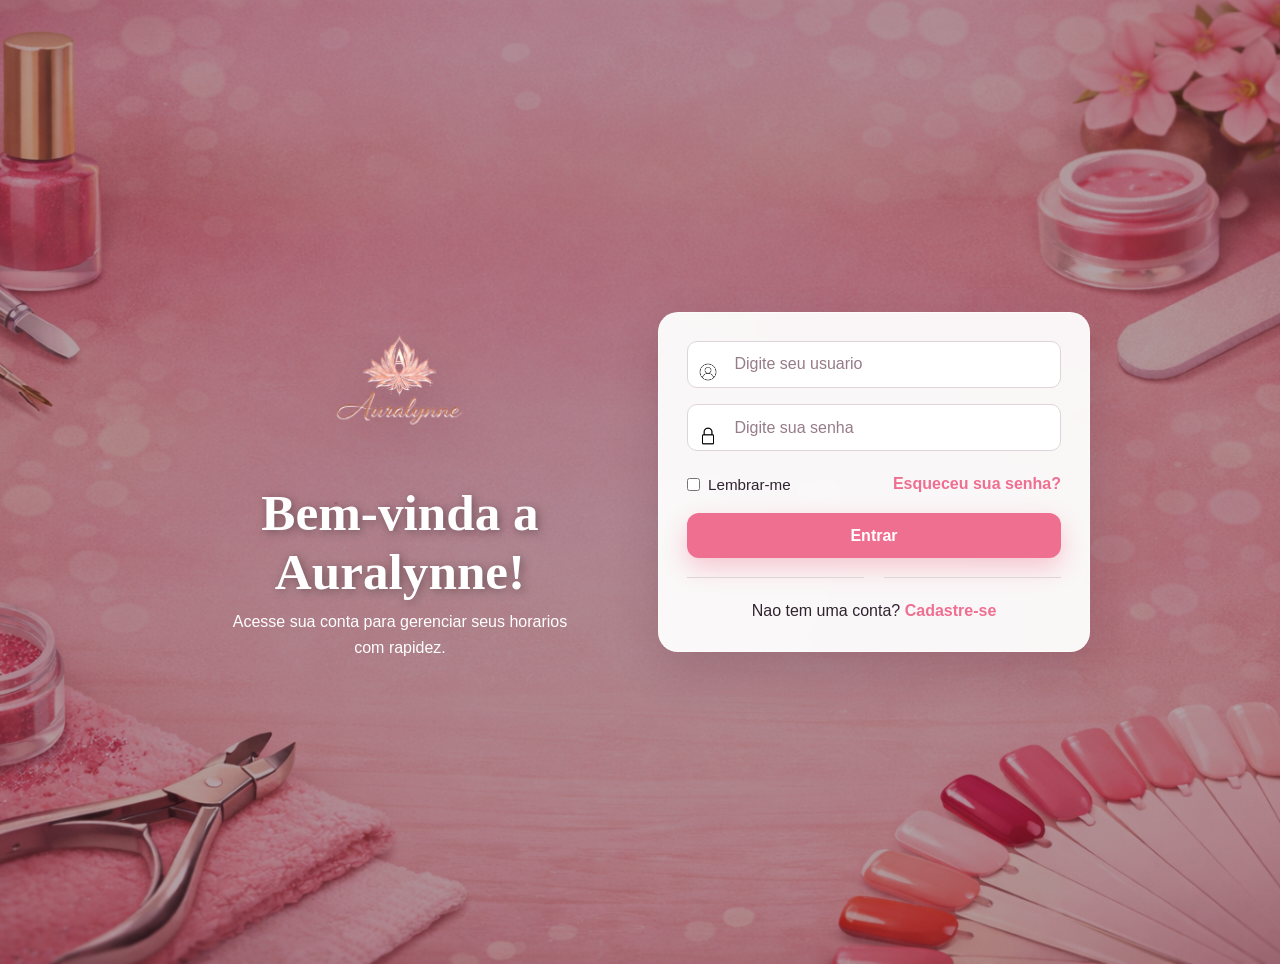
<file: index.html>
<!DOCTYPE html>
<html lang="pt-BR">
<head>
    <meta charset="UTF-8">
    <meta name="viewport" content="width=device-width, initial-scale=1.0">
    <link rel="stylesheet" href="css/style.css">
    <link rel="icon" type="image/png" href="img/ico.png">
    <title>Login | Auralynne</title>
</head>
<body>
    <main class="auth-page">
        <!-- aqui fica a apresentacao principal da tela de login -->
        <section class="hero-copy">
            <img src="img/0a9de795-2aa3-4b77-90eb-af8722986f81.png" alt="Logo Auralynne" class="hero-logo">
            <h1>Bem-vinda a Auralynne!</h1>
            <p>Acesse sua conta para gerenciar seus horarios com rapidez.</p>
        </section>

        <!-- formulario de entrada da usuaria -->
        <form class="card auth-form" id="login-form" action="#" method="post">
            <fieldset>
                <!-- campo de usuario -->
                <div class="input-group">
                    <img src="img/perfil.png" class="icon" alt="">
                    <input id="username" type="text" placeholder="Digite seu usuario" required name="username" autocomplete="username">
                </div>

                <!-- campo de senha -->
                <div class="input-group">
                    <img src="img/cadeado.png" class="icon" alt="">
                    <input id="password" type="password" placeholder="Digite sua senha" required name="password" autocomplete="current-password">
                </div>

                <!-- parte de lembrar login e recuperar senha -->
                <div class="rem">
                    <div class="checkbox-group">
                        <input type="checkbox" id="remember" name="remember">
                        <label for="remember">Lembrar-me</label>
                    </div>
                    <a href="senha.html" class="forgot-password">Esqueceu sua senha?</a>
                </div>

                <!-- botao principal para entrar -->
                <div class="action">
                    <button type="submit" class="btn">Entrar</button>
                </div>

                <div class="divider" aria-hidden="true">
                    <span></span>
                </div>

                <!-- link para criar conta nova -->
                <p class="register-text">
                    Nao tem uma conta? <a href="cadastro.html">Cadastre-se</a>
                </p>
            </fieldset>
        </form>
    </main>

    <script src="js/script.js"></script>
</body>
</html>
</file>
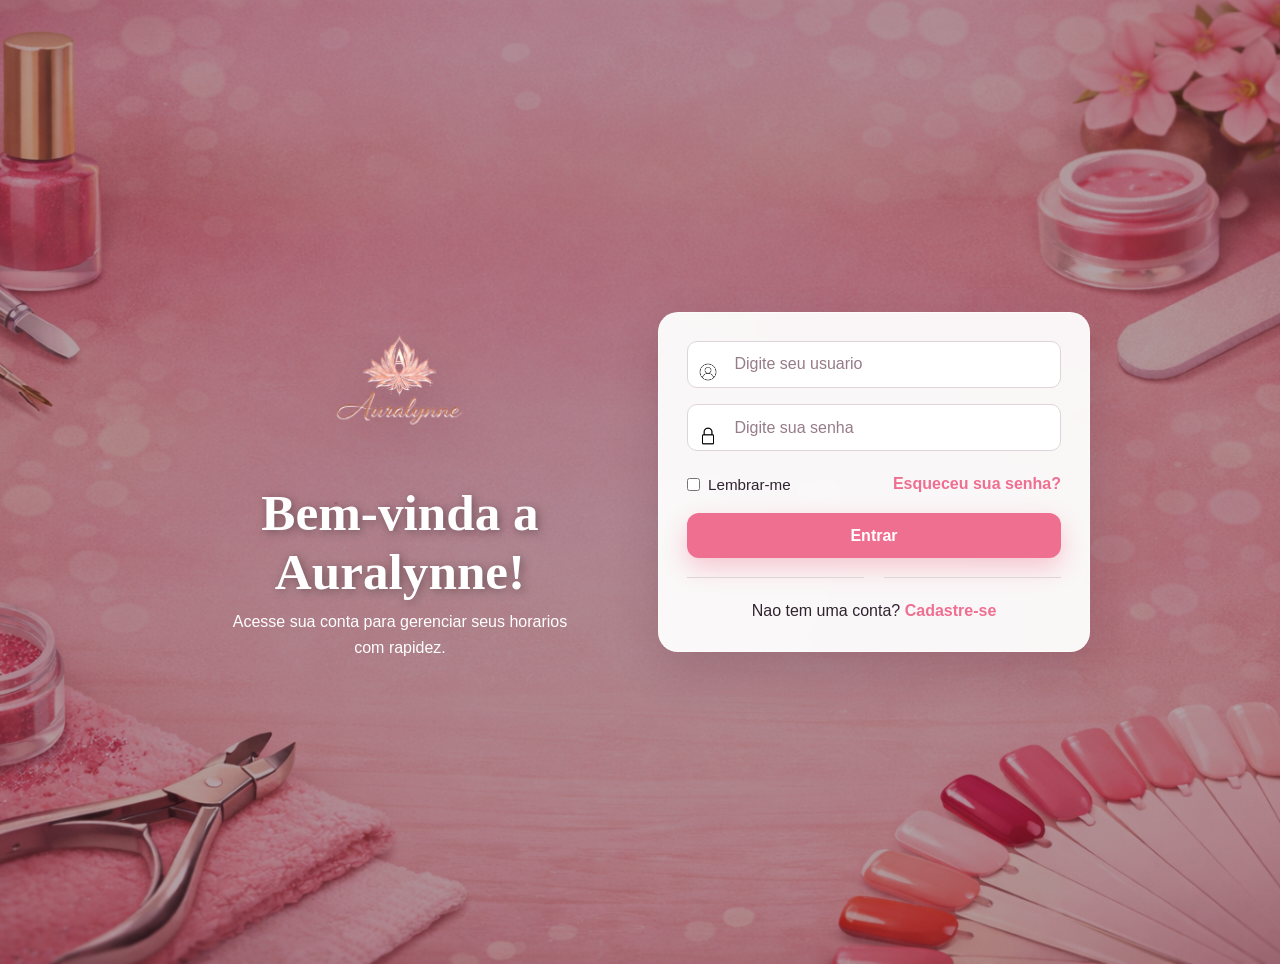
<file: admin.html>
<!DOCTYPE html>
<html lang="pt-BR">
<head>
    <meta charset="UTF-8">
    <meta name="viewport" content="width=device-width, initial-scale=1.0">
    <link rel="stylesheet" href="css/style.css">
    <link rel="icon" type="image/png" href="img/ico.png">
    <title>Administrador | Auralynne</title>
</head>
<body class="dashboard-page">
    <div class="dashboard-shell admin-shell">
        <!-- cabecalho do painel admin -->
        <header class="dashboard-header">
            <div class="header-logo">
                <img src="img/ico.png" alt="Logo Auralynne">
            </div>

            <!-- menu central do admin -->
            <nav class="header-menu" aria-label="Menu principal">
                <ul class="menu">
                    <li class="active">Auralynne Admin</li>
                    <li id="open-admin-users-panel">Usuarios</li>
                    <li id="open-admin-bills-panel">Boletos</li>
                </ul>
            </nav>

            <!-- logout do admin -->
            <button class="logout" type="button">Sair</button>
        </header>

        <!-- area principal deixando em destaque usuarios e central de ajuda -->
        <main class="dashboard-container admin-main-grid">
            <section class="dashboard-card">
                <div class="calendar-panel">
                    <h2>Configuracao de usuarios</h2>
                    <div id="admin-users-overview" class="settings-list"></div>
                </div>
            </section>

            <section class="dashboard-card">
                <div class="calendar-panel">
                    <h2>Central de ajuda</h2>
                    <div id="admin-help-list" class="settings-list"></div>
                </div>
            </section>
        </main>
    </div>

    <!-- drawer de usuarios -->
    <aside class="booking-drawer" id="admin-users-drawer" aria-hidden="true">
        <div class="booking-drawer-card settings-card">
            <div class="drawer-header">
                <h2>Gerenciar usuarios</h2>
                <button type="button" class="drawer-close" id="close-admin-users-panel">&times;</button>
            </div>

            <!-- formulario de criacao de usuario -->
            <form id="admin-user-form" class="settings-form admin-user-form">
                <input type="text" name="name" placeholder="Nome" required>
                <input type="text" name="lastname" placeholder="Sobrenome" required>
                <input type="email" name="email" placeholder="Email" required>
                <input type="tel" name="phone" placeholder="Telefone" required>
                <input type="text" name="username" placeholder="Usuario" required>
                <input type="password" name="password" placeholder="Senha" required>
                <input type="file" name="logo_file" accept="image/*">
                <button type="submit" class="btn">Criar usuario</button>
            </form>

            <!-- lista com todos os usuarios do sistema -->
            <div id="admin-users-list" class="settings-list"></div>
        </div>
    </aside>

    <!-- drawer de boletos -->
    <aside class="booking-drawer" id="admin-bills-drawer" aria-hidden="true">
        <div class="booking-drawer-card settings-card">
            <div class="drawer-header">
                <h2>Gerenciar boletos</h2>
                <button type="button" class="drawer-close" id="close-admin-bills-panel">&times;</button>
            </div>

            <!-- formulario para lancar boleto -->
            <form id="admin-bill-form" class="settings-form">
                <select id="admin-bill-user" name="username" required></select>
                <input type="text" name="description" placeholder="Descricao do boleto" required>
                <input type="date" name="dueDate" required>
                <input type="text" name="amount" placeholder="Valor" required>
                <select name="billType" required>
                    <option value="manual">Boleto manual</option>
                    <option value="plan">Mensalidade do plano</option>
                </select>
                <button type="submit" class="btn">Lancar boleto</button>
            </form>

            <input type="text" id="admin-bill-search" placeholder="Pesquisar usuario por nome, email ou login">

            <!-- lista de boletos separados por usuario -->
            <div id="admin-bills-list" class="settings-list"></div>
        </div>
    </aside>

    <div class="drawer-backdrop" id="admin-drawer-backdrop" hidden></div>

    <script src="js/script.js"></script>
</body>
</html>
</file>
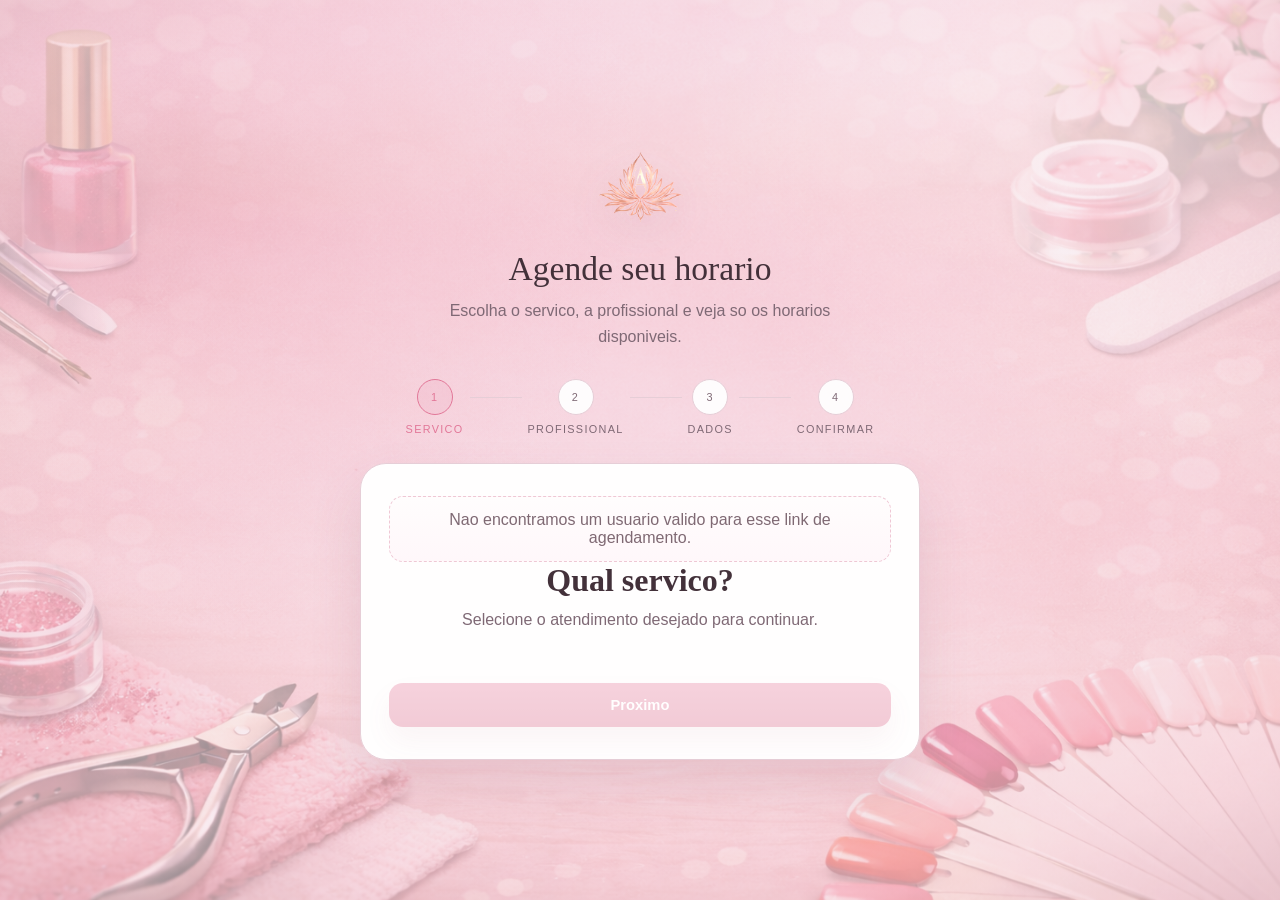
<file: agendamento-publico.html>
<!DOCTYPE html>
<html lang="pt-BR">
<head>
    <meta charset="UTF-8">
    <meta name="viewport" content="width=device-width, initial-scale=1.0">
    <link rel="stylesheet" href="css/style.css">
    <link rel="icon" type="image/png" href="img/ico.png">
    <link href="https://fonts.googleapis.com/css2?family=Cormorant+Garamond:wght@400;500;600&family=DM+Sans:wght@400;500;700&display=swap" rel="stylesheet">
    <title>Agendamento | Auralynne</title>
</head>
<body class="public-booking-page wizard-theme">
    <main class="booking-wizard-shell">
        <header class="wizard-header">
            <img id="public-booking-logo" src="img/ico.png" alt="Logo Auralynne" class="wizard-logo">
            <h1 id="public-booking-title">Agende seu horario</h1>
            <p id="public-booking-subtitle">Escolha o servico, a profissional e veja so os horarios disponiveis.</p>
        </header>

        <div class="wizard-steps" id="wizard-steps">
            <div class="wizard-step active" data-step-dot="1">
                <div class="wizard-step-circle">1</div>
                <span>Servico</span>
            </div>
            <div class="wizard-step-line" data-step-line="1"></div>
            <div class="wizard-step" data-step-dot="2">
                <div class="wizard-step-circle">2</div>
                <span>Profissional</span>
            </div>
            <div class="wizard-step-line" data-step-line="2"></div>
            <div class="wizard-step" data-step-dot="3">
                <div class="wizard-step-circle">3</div>
                <span>Dados</span>
            </div>
            <div class="wizard-step-line" data-step-line="3"></div>
            <div class="wizard-step" data-step-dot="4">
                <div class="wizard-step-circle">4</div>
                <span>Confirmar</span>
            </div>
        </div>

        <section class="wizard-card" id="wizard-card">
            <div id="public-booking-status" class="empty-state" hidden></div>

            <section class="wizard-panel" data-step-panel="1">
                <h2>Qual servico?</h2>
                <p>Selecione o atendimento desejado para continuar.</p>
                <div id="wizard-services" class="wizard-service-grid"></div>
                <div class="wizard-actions single">
                    <button type="button" class="wizard-btn wizard-btn-primary" id="wizard-next-service" disabled>Proximo</button>
                </div>
            </section>

            <section class="wizard-panel" data-step-panel="2" hidden>
                <h2>Com quem?</h2>
                <p>Escolha a profissional que voce prefere ou deixe sem preferencia.</p>
                <div id="wizard-professionals" class="wizard-pro-list"></div>
                <div class="wizard-actions">
                    <button type="button" class="wizard-btn wizard-btn-secondary" id="wizard-back-service">Voltar</button>
                    <button type="button" class="wizard-btn wizard-btn-primary" id="wizard-next-professional" disabled>Proximo</button>
                </div>
            </section>

            <section class="wizard-panel" data-step-panel="3" hidden>
                <h2>Quando e quem?</h2>
                <p>Preencha seus dados e escolha um horario disponivel.</p>
                <div class="wizard-form-group">
                    <label>Seu nome</label>
                    <input type="text" id="wizard-client-name" placeholder="Nome completo">
                </div>
                <div class="wizard-form-group">
                    <label>Telefone</label>
                    <input type="tel" id="wizard-client-phone" placeholder="(00) 00000-0000">
                </div>
                <div class="wizard-form-group">
                    <label>Data</label>
                    <input type="date" id="wizard-date">
                </div>
                <div class="wizard-form-group">
                    <label>Horarios disponiveis</label>
                    <div id="wizard-times" class="wizard-time-grid"></div>
                </div>
                <div class="wizard-actions">
                    <button type="button" class="wizard-btn wizard-btn-secondary" id="wizard-back-professional">Voltar</button>
                    <button type="button" class="wizard-btn wizard-btn-primary" id="wizard-next-summary" disabled>Revisar</button>
                </div>
            </section>

            <section class="wizard-panel" data-step-panel="4" hidden>
                <h2>Tudo certo?</h2>
                <p>Confirme os dados antes de finalizar o agendamento.</p>
                <div class="wizard-summary" id="wizard-summary"></div>
                <div class="wizard-actions">
                    <button type="button" class="wizard-btn wizard-btn-secondary" id="wizard-back-details">Voltar</button>
                    <button type="button" class="wizard-btn wizard-btn-primary" id="wizard-confirm">Confirmar agendamento</button>
                </div>
            </section>

            <section class="wizard-panel wizard-success" id="wizard-success" hidden>
                <div class="wizard-success-icon">✓</div>
                <h2>Agendamento confirmado</h2>
                <p>Seu horario foi reservado com sucesso. Em breve voce pode receber uma confirmacao pelo contato informado.</p>
                <button type="button" class="wizard-btn wizard-btn-primary" id="wizard-reset">Novo agendamento</button>
            </section>
        </section>
    </main>

    <script src="js/script.js"></script>
</body>
</html>
</file>
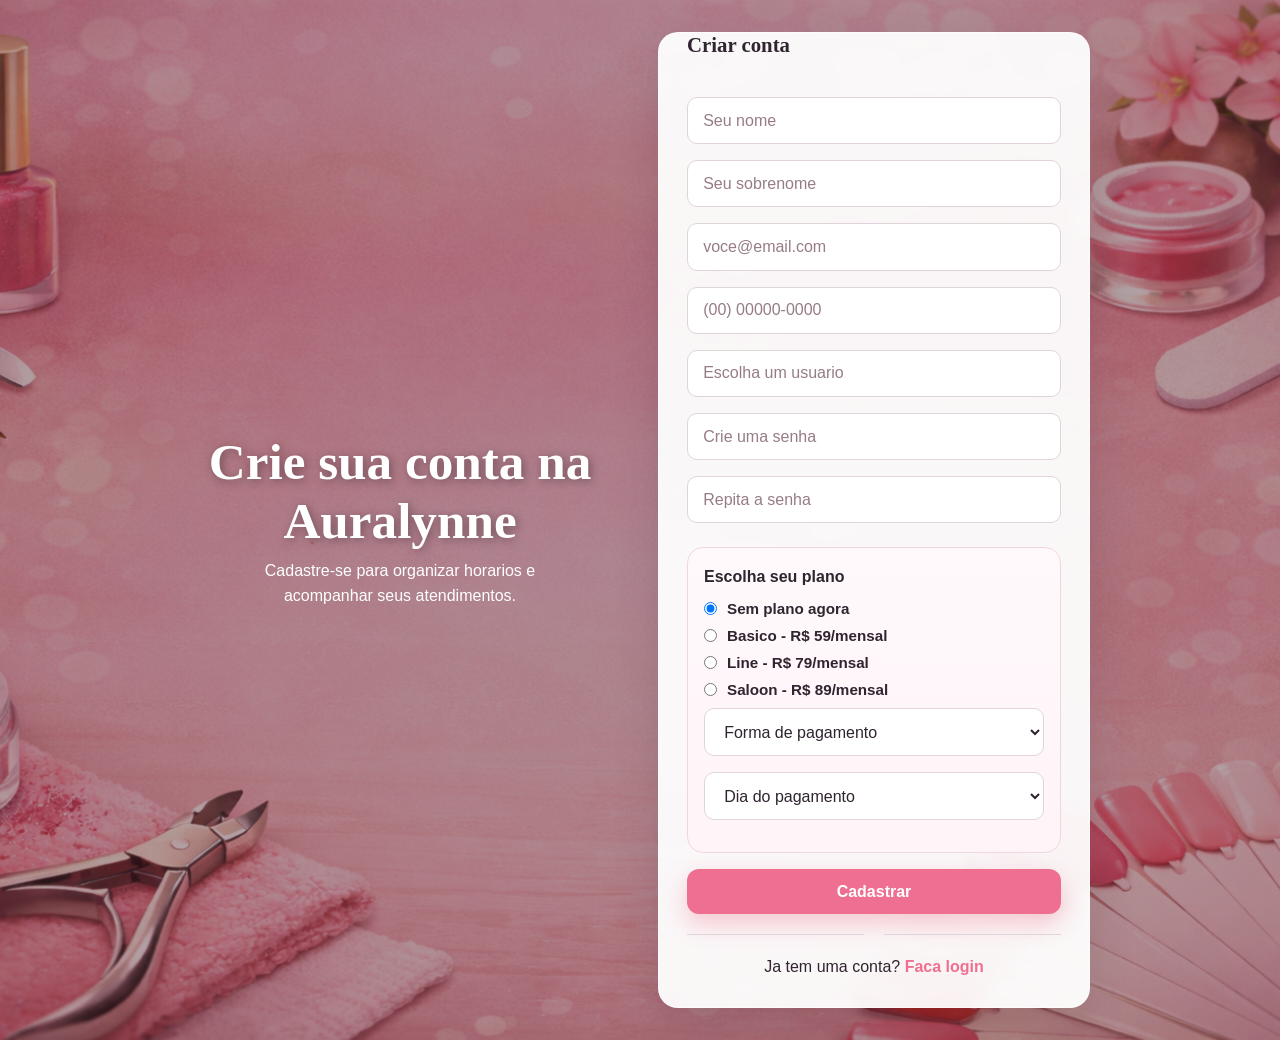
<file: cadastro.html>
<!DOCTYPE html>
<html lang="pt-BR">
<head>
    <meta charset="UTF-8">
    <meta name="viewport" content="width=device-width, initial-scale=1.0">
    <link rel="stylesheet" href="css/style.css">
    <link rel="icon" type="image/png" href="img/ico.png">
    <title>Cadastro | Auralynne</title>
</head>
<body>
    <main class="auth-page">
        <!-- parte visual de apresentacao da tela -->
        <section class="hero-copy">
            <h1>Crie sua conta na Auralynne</h1>
            <p>Cadastre-se para organizar horarios e acompanhar seus atendimentos.</p>
        </section>

        <!-- formulario de cadastro da usuaria -->
        <form class="card auth-form" id="register-form" action="#" method="post">
            <fieldset>
                <legend>Criar conta</legend>

                <div id="cadastro">
                    <!-- dados basicos da usuaria -->
                    <input id="name" type="text" placeholder="Seu nome" required name="name" autocomplete="given-name">

                    <input id="lastname" type="text" placeholder="Seu sobrenome" required name="lastname" autocomplete="family-name">

                    <input id="email" type="email" placeholder="voce@email.com" required name="email" autocomplete="email">

                    <input id="phone" type="tel" placeholder="(00) 00000-0000" required name="phone" autocomplete="tel">

                    <input id="new-username" type="text" placeholder="Escolha um usuario" required name="username" autocomplete="username">

                    <input id="new-password" type="password" placeholder="Crie uma senha" required name="password" autocomplete="new-password" minlength="6">

                    <input id="confirm-password" type="password" placeholder="Repita a senha" required name="confirm_password" autocomplete="new-password" minlength="6">

                    <!-- area dos planos disponiveis no sistema -->
                    <div class="plans-box">
                        <p class="plans-title">Escolha seu plano</p>
                        <label class="plan-option">
                            <input type="radio" name="plan" value="none" checked>
                            <span>Sem plano agora</span>
                        </label>
                        <label class="plan-option">
                            <input type="radio" name="plan" value="basico">
                            <span>Basico - R$ 59/mensal</span>
                        </label>
                        <label class="plan-option">
                            <input type="radio" name="plan" value="line">
                            <span>Line - R$ 79/mensal</span>
                        </label>
                        <label class="plan-option">
                            <input type="radio" name="plan" value="saloon">
                            <span>Saloon - R$ 89/mensal</span>
                        </label>

                        <select name="payment_method" id="payment-method">
                            <option value="">Forma de pagamento</option>
                            <option value="boleto">Boleto</option>
                            <option value="pix">Pix</option>
                            <option value="credito">Cartao de credito</option>
                            <option value="debito">Cartao de debito</option>
                        </select>

                        <select name="plan_due_day" id="plan-due-day">
                            <option value="">Dia do pagamento</option>
                            <option value="5">5</option>
                            <option value="10">10</option>
                            <option value="15">15</option>
                            <option value="20">20</option>
                        </select>
                    </div>

                    <!-- botao de criar a conta -->
                    <button type="submit" class="btn">Cadastrar</button>
                </div>

                <div class="divider" aria-hidden="true">
                    <span></span>
                </div>

                <p class="register-text">
                    Ja tem uma conta? <a href="index.html">Faca login</a>
                </p>
            </fieldset>
        </form>
    </main>

    <script src="js/script.js"></script>
</body>
</html>
</file>
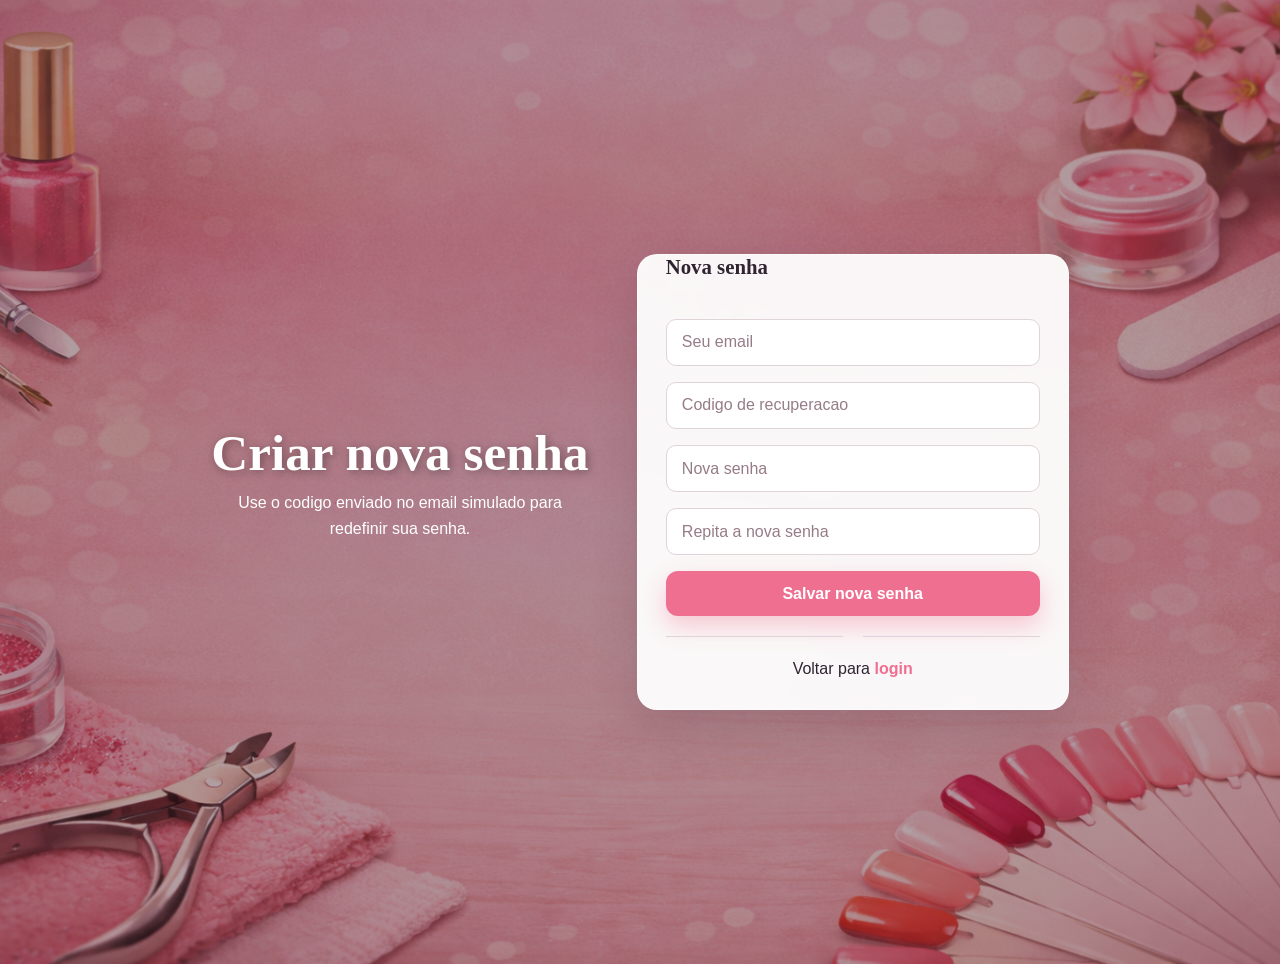
<file: resetar-senha.html>
<!DOCTYPE html>
<html lang="pt-BR">
<head>
    <meta charset="UTF-8">
    <meta name="viewport" content="width=device-width, initial-scale=1.0">
    <link rel="stylesheet" href="css/style.css">
    <link rel="icon" type="image/png" href="img/ico.png">
    <title>Nova Senha | Auralynne</title>
</head>
<body>
    <main class="auth-page">
        <!-- texto da tela onde a pessoa cria a senha nova -->
        <section class="hero-copy">
            <h1>Criar nova senha</h1>
            <p>Use o codigo enviado no email simulado para redefinir sua senha.</p>
        </section>

        <!-- formulario para redefinir a senha -->
        <form class="card auth-form" id="reset-password-form" action="#" method="post">
            <fieldset>
                <legend>Nova senha</legend>

                <div id="cadastro">
                    <!-- email, codigo recebido e senha nova -->
                    <input type="email" name="email" id="reset-email" placeholder="Seu email" required>
                    <input type="text" name="token" id="reset-token" placeholder="Codigo de recuperacao" required>
                    <input type="password" name="password" placeholder="Nova senha" required minlength="6">
                    <input type="password" name="confirm_password" placeholder="Repita a nova senha" required minlength="6">
                    <button type="submit" class="btn">Salvar nova senha</button>
                </div>

                <div class="divider" aria-hidden="true">
                    <span></span>
                </div>

                <p class="register-text">
                    Voltar para <a href="index.html">login</a>
                </p>
            </fieldset>
        </form>
    </main>

    <script src="js/script.js"></script>
</body>
</html>
</file>
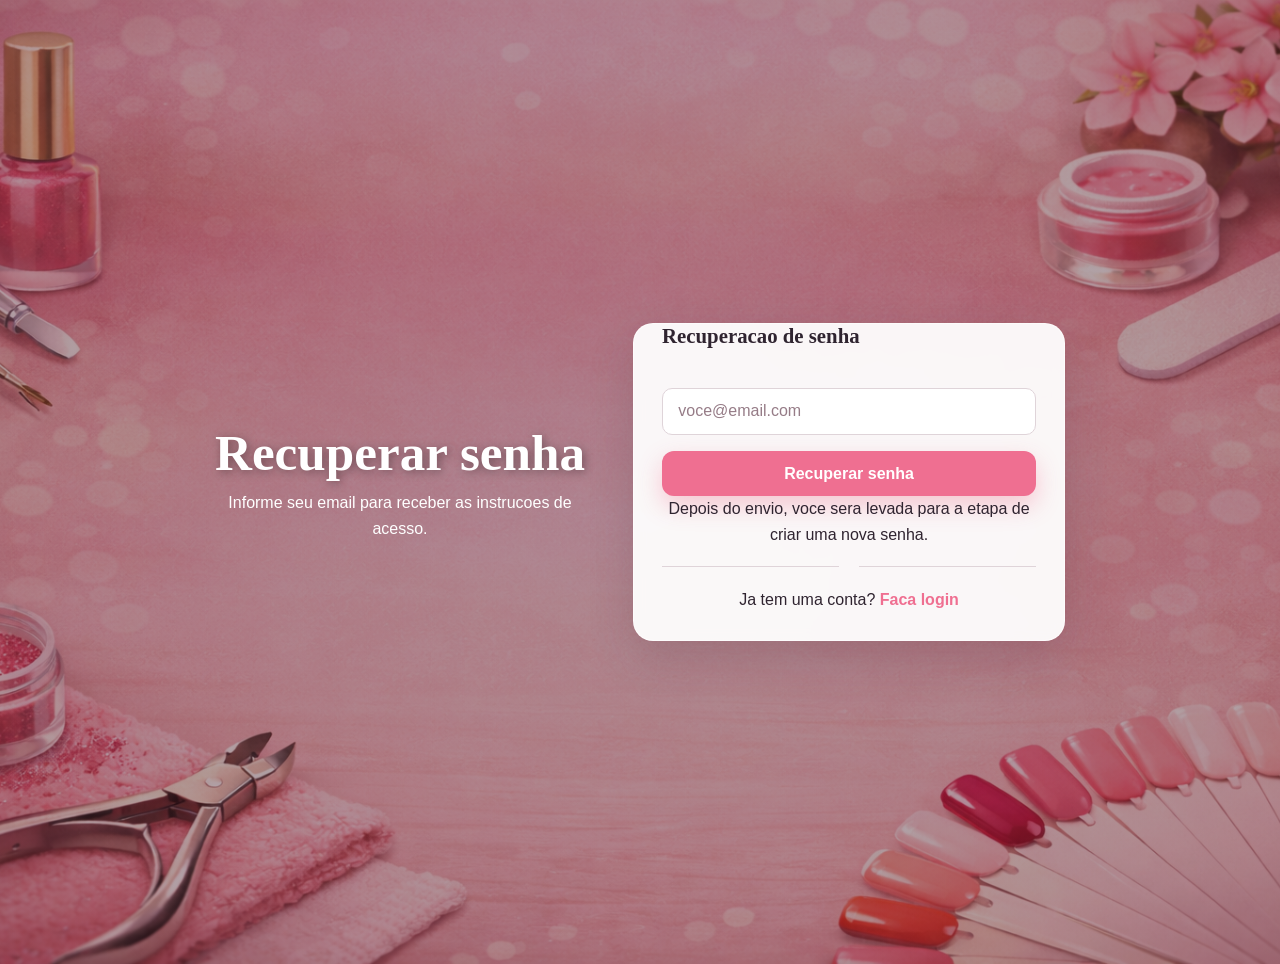
<file: senha.html>
<!DOCTYPE html>
<html lang="pt-BR">
<head>
    <meta charset="UTF-8">
    <meta name="viewport" content="width=device-width, initial-scale=1.0">
    <link rel="stylesheet" href="css/style.css">
    <link rel="icon" type="image/png" href="img/ico.png">
    <title>Recuperar Senha | Auralynne</title>
</head>
<body>
    <main class="auth-page">
        <!-- texto de apoio da recuperacao -->
        <section class="hero-copy">
            <h1>Recuperar senha</h1>
            <p>Informe seu email para receber as instrucoes de acesso.</p>
        </section>

        <!-- formulario para pedir recuperacao de senha -->
        <form class="card auth-form" id="recovery-form" action="#" method="post">
            <fieldset>
                <legend>Recuperacao de senha</legend>

                <div id="cadastro">
                    <!-- aqui a pessoa informa o email dela -->
                    <input id="recovery-email" type="email" placeholder="voce@email.com" required name="email" autocomplete="email">
                </div>

                <div class="action">
                    <button type="submit" class="btn">Recuperar senha</button>
                </div>

                <p class="register-text">Depois do envio, voce sera levada para a etapa de criar uma nova senha.</p>

                <div class="divider" aria-hidden="true">
                    <span></span>
                </div>

                <p class="register-text">
                    Ja tem uma conta? <a href="index.html">Faca login</a>
                </p>
            </fieldset>
        </form>
    </main>

    <script src="js/script.js"></script>
</body>
</html>
</file>
<file: css/style.css>
:root {
    /* aqui eu deixei as cores principais do sistema para facilitar quando eu quiser mudar depois */
    --primary: #ef6f91;
    --primary-dark: #da5d7e;
    --accent: #2e2e48;
    --surface: rgba(255, 255, 255, 0.94);
    --surface-strong: #ffffff;
    --text: #2f2430;
    --muted: #6b5a65;
    --border: #dfd4d9;
    --shadow: 0 18px 45px rgba(79, 32, 49, 0.18);
    --soft-pink: #fff7fa;
    --soft-pink-strong: #fff0f5;
}

html {
    font-family: Arial, Helvetica, sans-serif;
    color: var(--text);
}

body {
    /* fundo geral do projeto */
    margin: 0;
    min-height: 100vh;
    background-image: linear-gradient(rgba(69, 31, 44, 0.42), rgba(69, 31, 44, 0.42)), url("../img/ChatGPT Image 23 de mar. de 2026, 11_54_16.png");
    background-repeat: no-repeat;
    background-position: center;
    background-size: cover;
}

.auth-page,
.dashboard-page {
    min-height: 100vh;
}

.auth-page {
    /* organizacao das telas de login, cadastro e recuperacao */
    display: flex;
    align-items: center;
    justify-content: center;
    gap: 48px;
    padding: 32px 20px;
}

.hero-copy {
    max-width: 420px;
    color: #fff;
    display: flex;
    flex-direction: column;
    align-items: center;
    justify-content: center;
    text-align: center;
}

.hero-logo {
    width: min(100%, 220px);
    max-height: 170px;
    display: block;
    margin: 0 0 10px;
    object-fit: contain;
    transform: perspective(220px) rotateX(10deg) translateY(-2px);
    filter: brightness(1.08) contrast(1.18) saturate(1.06) drop-shadow(0 2px 0 rgba(255, 244, 247, 0.95)) drop-shadow(0 10px 16px rgba(103, 54, 69, 0.2)) drop-shadow(0 18px 24px rgba(103, 54, 69, 0.14));
}

.hero-copy h1 {
    margin-bottom: 8px;
}

.hero-copy p {
    max-width: 360px;
    margin-bottom: 0;
}

h1,
h2,
legend {
    margin: 0 0 12px;
    font-family: Cambria, Cochin, Georgia, Times, "Times New Roman", serif;
}

h1 {
    font-size: clamp(2.2rem, 4vw, 3.2rem);
    color: #fff;
    text-shadow: 2px 2px 10px rgba(0, 0, 0, 0.35);
}

h2 {
    font-size: 1.6rem;
}

p {
    margin: 0 0 1rem;
    line-height: 1.6;
}

.hero-copy p,
.calendar-header p {
    color: #fff;
}

.card {
    /* caixinha branca usada nas telas de autenticacao */
    width: min(100%, 430px);
    background: var(--surface);
    border-radius: 20px;
    box-shadow: var(--shadow);
    backdrop-filter: blur(6px);
    border: 1px solid rgba(255, 255, 255, 0.58);
}

.auth-form .btn {
    border-radius: 12px;
}

.auth-form {
    padding: 0;
}

fieldset {
    border: none;
    margin: 0;
    padding: 28px;
}

legend {
    font-size: 1.3rem;
    font-weight: bold;
    padding: 0;
}

label {
    display: block;
    margin-bottom: 0.35rem;
    font-size: 0.95rem;
    font-weight: 600;
    color: var(--text);
}

input,
button,
select,
textarea {
    width: 100%;
    box-sizing: border-box;
    padding: 0.85rem 0.95rem;
    margin-bottom: 1rem;
    border: 1px solid var(--border);
    border-radius: 10px;
    font-size: 1rem;
    color: var(--text);
    background: var(--surface-strong);
    transition: border-color 0.2s ease, box-shadow 0.2s ease, background-color 0.2s ease;
}

input::placeholder,
textarea::placeholder {
    color: #967c87;
}

input:focus,
button:focus,
select:focus,
textarea:focus,
a:focus {
    outline: 2px solid rgba(233, 75, 106, 0.35);
    outline-offset: 2px;
    border-color: rgba(239, 111, 145, 0.55);
    box-shadow: 0 0 0 5px rgba(239, 111, 145, 0.1);
}

.btn {
    /* estilo padrao dos botoes principais */
    margin-bottom: 0;
    background-color: var(--primary);
    color: #fff;
    border: none;
    box-shadow: 0 10px 25px rgba(233, 75, 106, 0.28);
    font-weight: 700;
    transition: background-color 0.2s ease, transform 0.2s ease;
    cursor: pointer;
}

.btn:hover {
    background-color: var(--primary-dark);
    box-shadow: 0 14px 28px rgba(233, 75, 106, 0.3);
}

.btn:active {
    transform: translateY(1px);
}

.input-group {
    position: relative;
    width: 100%;
}

.input-group input {
    padding-left: 2.9rem;
}

.input-group .icon {
    position: absolute;
    left: 12px;
    top: 50%;
    width: 18px;
    height: 18px;
    pointer-events: none;
    transform: translateY(-50%);
}

.rem {
    display: flex;
    align-items: center;
    justify-content: space-between;
    gap: 12px;
    margin: 0.5rem 0 1.25rem;
}

.checkbox-group {
    display: flex;
    align-items: center;
    gap: 8px;
}

.checkbox-group input {
    width: auto;
    margin: 0;
}

.checkbox-group label {
    margin: 0;
    font-weight: 500;
}

.forgot-password,
.register-text a {
    color: var(--primary);
    text-decoration: none;
    font-weight: 700;
}

.forgot-password:hover,
.register-text a:hover {
    text-decoration: underline;
}

.register-text {
    margin: 0;
    text-align: center;
    color: var(--text);
}

.plans-box {
    margin: 8px 0 16px;
    padding: 16px;
    border: 1px solid #f0d7df;
    border-radius: 16px;
    background: linear-gradient(180deg, #fff9fb, #fff4f8);
}

.plans-title {
    margin: 0 0 10px;
    color: var(--text);
    font-weight: 700;
}

.plan-option {
    display: flex;
    align-items: center;
    gap: 10px;
    margin-bottom: 10px;
    cursor: pointer;
}

.plan-option input {
    width: auto;
    margin: 0;
}

.plan-option span {
    font-size: 0.95rem;
}

.divider {
    display: flex;
    align-items: center;
    margin: 1.2rem 0;
    width: 100%;
}

.divider::before,
.divider::after {
    content: "";
    flex: 1;
    height: 1px;
    background: var(--border);
}

.divider span {
    margin: 0 10px;
    font-size: 12px;
    color: var(--muted);
}

#cadastro {
    padding: 0;
}

.dashboard-page {
    /* fundo do dashboard e do admin */
    background-image: linear-gradient(rgba(241, 171, 189, 0.12), rgba(246, 219, 228, 0.18)), url("../img/ChatGPT Image 23 de mar. de 2026, 11_54_16.png");
    background-position: center top;
    background-size: cover;
    color: var(--text);
    padding: 46px 24px 40px;
}

.dashboard-shell {
    width: min(835px, 100%);
    margin: 0 auto;
}

.dashboard-header {
    /* topo rosa principal */
    width: 100%;
    background: linear-gradient(180deg, #f47f9d, #ec7292);
    border-radius: 18px;
    display: grid;
    grid-template-columns: auto 1fr auto;
    align-items: center;
    padding: 13px 20px;
    box-sizing: border-box;
    box-shadow: 0 12px 26px rgba(181, 62, 91, 0.16);
    column-gap: 12px;
}

.header-right {
    display: flex;
    align-items: center;
    gap: 8px;
    justify-self: end;
}

.header-share-btn {
    width: auto;
    margin: 0;
    padding: 7px 13px;
    background: rgba(255, 255, 255, 0.18);
    color: white;
    border: 1px solid rgba(255, 255, 255, 0.35);
    border-radius: 8px;
    font-size: 0.82rem;
    font-weight: 600;
    cursor: pointer;
    box-shadow: none;
    transition: background 0.2s;
    white-space: nowrap;
}

.header-share-btn:hover {
    background: rgba(255, 255, 255, 0.28);
}

.topbar-links span {
    font-size: 0.9rem;
    color: rgba(255, 255, 255, 0.88);
}

.header-logo {
    width: 88px;
    height: 62px;
    justify-self: start;
    display: flex;
    align-items: center;
    justify-content: center;
}

.header-logo img {
    width: 100%;
    height: 100%;
    object-fit: contain;
    border-radius: 0;
    background: transparent;
    transform: perspective(180px) rotateX(8deg) translateY(-1px);
    filter: brightness(1.12) contrast(1.22) saturate(1.1) drop-shadow(0 2px 0 rgba(255, 244, 247, 0.95)) drop-shadow(0 8px 10px rgba(120, 60, 78, 0.22)) drop-shadow(0 14px 18px rgba(120, 60, 78, 0.18));
}

.header-menu {
    display: flex;
    align-items: center;
    justify-content: center;
    min-width: 0;
}

.header-title-mobile {
    display: none;
}

.menu {
    /* menu superior em linha */
    display: flex;
    list-style: none;
    gap: 18px;
    margin: 0;
    padding: 0;
    justify-content: center;
    align-items: center;
    flex-wrap: nowrap;
}

.menu li {
    min-width: auto;
    padding: 10px 15px;
    cursor: pointer;
    border-radius: 8px;
    transition: color 0.2s ease, background-color 0.2s ease, transform 0.2s ease;
    color: white;
    font-size: 0.95rem;
    font-weight: 600;
    text-align: center;
}

.menu li:hover,
.menu .active {
    color: white;
    background: #212b59;
    transform: translateY(-1px);
}

.logout {
    width: auto;
    margin: 0;
    padding: 9px 18px;
    background: linear-gradient(180deg, #ff847d, #ff736c);
    color: white;
    border: 1px solid rgba(115, 20, 36, 0.2);
    box-shadow: 0 8px 16px rgba(115, 20, 36, 0.14);
    border-radius: 10px;
    font-size: 0.95rem;
}

.dashboard-container {
    width: 100%;
    margin: 8px auto 0;
}

.dashboard-card {
    /* bloco principal branco que segura o conteudo */
    display: block;
    background: rgba(255, 255, 255, 0.92);
    border-radius: 22px;
    padding: 22px;
    box-shadow: 0 18px 36px rgba(191, 86, 111, 0.14);
    border: 1px solid rgba(255, 255, 255, 0.72);
    max-width: 100%;
    overflow-x: auto;
}

.calendar-panel h2,
.dashboard-card h2 {
    margin: 0 0 16px;
    font-size: 1.15rem;
    font-family: Arial, Helvetica, sans-serif;
    font-weight: 700;
    color: #503844;
}

.calendar-panel {
    /* painel do calendario */
    background: rgba(255, 255, 255, 0.96);
    border-radius: 16px;
    padding: 22px 20px;
    border: 1px solid #e6e6e6;
    box-shadow: 0 12px 28px rgba(247, 99, 142, 0.16);
}

#agendamento {
    display: flex;
    flex-direction: column;
    gap: 15px;
}

#client-form {
    display: flex;
    flex-direction: column;
    gap: 15px;
}

#agendamento input,
#agendamento select,
#client-form input,
.settings-form input,
.settings-form select,
.settings-form textarea {
    border-radius: 5px;
    border: 1px solid #d2d2d2;
    background: #fff;
    margin-bottom: 0;
    font-size: 0.95rem;
    height: 38px;
    color: #555;
    padding: 0.7rem 0.8rem;
}

.settings-form textarea {
    min-height: 110px;
    resize: vertical;
    height: auto;
}

#agendamento .btn {
    width: 100%;
    margin-top: 2px;
    border-radius: 8px;
    box-shadow: 0 4px 10px rgba(115, 20, 36, 0.18);
    color: #111;
    font-size: 0.95rem;
    height: 42px;
}

#client-form .btn {
    width: 100%;
    margin-top: 2px;
    border-radius: 8px;
    box-shadow: 0 4px 10px rgba(115, 20, 36, 0.18);
    color: #111;
    font-size: 0.95rem;
    height: 42px;
}


/* --- Barra de acoes rapidas acima do calendario --- */
.calendar-actions-bar {
    display: flex;
    gap: 10px;
    margin-bottom: 12px;
}

.cal-action-btn {
    display: flex;
    align-items: center;
    gap: 7px;
    width: auto;
    margin: 0;
    padding: 10px 18px;
    border-radius: 12px;
    border: none;
    background: var(--primary);
    color: white;
    font-size: 0.9rem;
    font-weight: 700;
    cursor: pointer;
    box-shadow: 0 6px 18px rgba(233, 75, 106, 0.22);
    transition: background-color 0.2s, transform 0.15s;
}

.cal-action-btn:hover {
    background: var(--primary-dark);
    transform: translateY(-1px);
}

.cal-action-btn:active {
    transform: translateY(0);
}

.cal-action-share {
    background: white;
    color: var(--primary);
    border: 1.5px solid #f0c4d0;
    box-shadow: 0 4px 12px rgba(233, 75, 106, 0.08);
}

.cal-action-share:hover {
    background: #fff5f8;
    color: var(--primary-dark);
}

.cal-action-icon {
    font-size: 1rem;
    line-height: 1;
}

/* cursor de ponteiro nos slots vazios do calendario */
.fc-timegrid-slot-lane {
    cursor: pointer;
}

.fc-timegrid-slot-lane:hover {
    background: rgba(239, 111, 145, 0.06) !important;
}

.calendar-topbar {
    display: flex;
    align-items: center;
    gap: 10px;
    margin-bottom: 14px;
}

.calendar-clock {
    margin-left: auto;
    padding: 8px 12px;
    border-radius: 999px;
    background: #fff4f7;
    border: 1px solid #f0d7df;
    color: #9d4d65;
    font-weight: 700;
    font-size: 0.9rem;
}

.calendar-nav {
    display: flex;
    gap: 2px;
}

.calendar-arrow {
    width: 42px;
    height: 37px;
    margin: 0;
    padding: 0;
    border: none;
    border-radius: 8px;
    background: var(--primary);
    color: white;
    font-size: 1.9rem;
    line-height: 1;
    box-shadow: none;
}

.calendar-topbar h2 {
    margin: 0;
    font-size: 1.08rem;
    font-family: Arial, Helvetica, sans-serif;
    font-weight: 700;
    color: #111;
    text-transform: lowercase;
}

.calendar-section {
    background: #fff;
    border: 1px solid #dfdfdf;
    border-radius: 10px;
    padding: 0;
    overflow: hidden;
}

#calendar {
    background: white;
    padding: 0;
    border-radius: 0;
    box-shadow: none;
    min-height: 320px;
}

.fc {
    --fc-border-color: #ece4de;
    --fc-page-bg-color: #ffffff;
    --fc-neutral-bg-color: #faf8f6;
}

.fc .fc-scrollgrid,
.fc-theme-standard td,
.fc-theme-standard th {
    border-color: #ece4de;
}

.fc .fc-toolbar.fc-header-toolbar {
    display: none;
}

.fc-col-header-cell {
    background: var(--primary);
    color: white;
    font-weight: bold;
}

.fc .fc-col-header-cell-cushion {
    color: white;
    padding: 4px 4px;
    font-size: 0.84rem;
    font-weight: 700;
}

.fc-timegrid-slot {
    height: 31px;
}

.fc-timegrid-slot-label-cushion,
.fc-timegrid-axis-cushion {
    color: #111;
    font-size: 0.78rem;
}

.fc-timegrid-slot-lane {
    background: #fff;
}

.fc-theme-standard td,
.fc-theme-standard th,
.fc .fc-scrollgrid {
    border-color: #d9d9d9;
}

.fc .fc-timegrid-slot-label {
    vertical-align: top;
}

.fc .fc-timegrid-axis-cushion {
    padding-top: 2px;
}

.fc .fc-resource-timeline-divider,
.fc .fc-timegrid-divider {
    padding: 0;
}

.fc-day-today {
    background: rgba(233, 75, 106, 0.06) !important;
}

.fc-event {
    border-radius: 6px;
    border: none;
    font-size: 10px;
    font-weight: 700;
    padding: 3px 4px;
}

.fc-license-message {
    display: none;
}

.booking-drawer {
    /* drawer lateral usado no dashboard e admin */
    position: fixed;
    top: 0;
    right: 0;
    width: min(390px, 100%);
    height: 100vh;
    padding: 18px;
    box-sizing: border-box;
    transform: translateX(100%);
    transition: transform 0.25s ease;
    z-index: 30;
    pointer-events: none;
}

.booking-drawer.is-open {
    transform: translateX(0);
    pointer-events: auto;
}

.booking-drawer-card {
    height: 100%;
    background: rgba(255, 255, 255, 0.98);
    border-radius: 24px 0 0 24px;
    padding: 24px 20px;
    box-shadow: -18px 0 38px rgba(96, 45, 60, 0.16);
    border-left: 1px solid #f0d6dd;
    backdrop-filter: blur(8px);
}

.drawer-header {
    display: flex;
    align-items: center;
    justify-content: space-between;
    gap: 12px;
    margin-bottom: 20px;
}

.drawer-header h2 {
    margin: 0;
    font-size: 1.1rem;
    font-family: Arial, Helvetica, sans-serif;
}

.drawer-close {
    width: 38px;
    height: 38px;
    margin: 0;
    padding: 0;
    border: 1px solid #ead0d8;
    border-radius: 10px;
    background: #fff5f8;
    color: #be4d68;
    font-size: 1.7rem;
    line-height: 1;
    box-shadow: none;
}

.header-danger-btn {
    width: 38px;
    height: 38px;
    margin: 0;
    padding: 0;
    border: 1px solid #ffcce0;
    border-radius: 10px;
    background: #ffe6f0;
    color: #d91d4a;
    font-size: 1.3rem;
    line-height: 1;
    box-shadow: none;
    cursor: pointer;
    transition: all 0.2s ease;
}

.header-danger-btn:hover {
    background: #ffc9da;
    border-color: #ff9aa2;
}

.drawer-backdrop {
    position: fixed;
    inset: 0;
    background: rgba(58, 28, 39, 0.28);
    z-index: 20;
}

.settings-card {
    overflow-y: auto;
}

.settings-menu {
    /* botoes das abas dentro das configuracoes */
    display: grid;
    grid-template-columns: repeat(2, 1fr);
    gap: 10px;
    margin-bottom: 18px;
}

.settings-tab {
    margin: 0;
    padding: 10px 12px;
    border-radius: 12px;
    border: 1px solid #ead0d8;
    background: var(--soft-pink);
    color: #9d4d65;
    font-size: 0.9rem;
    box-shadow: none;
}

.settings-tab.active {
    background: var(--primary);
    color: white;
    border-color: var(--primary);
}

.settings-panel {
    display: none;
}

.settings-panel.active {
    display: block;
}

.settings-panel h3 {
    margin: 0 0 14px;
    font-size: 1rem;
    font-family: Arial, Helvetica, sans-serif;
}

.settings-form {
    display: flex;
    flex-direction: column;
    gap: 12px;
    margin-bottom: 16px;
}

.settings-form input {
    margin: 0;
}

.plan-shop {
    display: grid;
    gap: 12px;
    margin: 16px 0;
}

.plan-card {
    padding: 16px;
    border-radius: 16px;
    border: 1px solid #f0d7df;
    background: linear-gradient(180deg, #fffdfd, #fff6fa);
    box-shadow: 0 12px 24px rgba(214, 130, 157, 0.08);
}

.plan-card strong,
.plan-card span {
    display: block;
}

.plan-card p {
    margin: 8px 0 12px;
    color: #6e5e68;
}

.plan-buy-form {
    display: flex;
    flex-direction: column;
    gap: 10px;
}

.settings-list {
    display: flex;
    flex-direction: column;
    gap: 10px;
}

.settings-item {
    /* cardzinho padrao para listas do sistema */
    display: flex;
    justify-content: space-between;
    align-items: center;
    gap: 12px;
    padding: 14px;
    border-radius: 14px;
    background: linear-gradient(180deg, #fffdfd, #fff6fa);
    border: 1px solid #f0d7df;
    box-shadow: 0 10px 22px rgba(214, 130, 157, 0.07);
}

.settings-item strong,
.settings-item span {
    display: block;
}

.settings-item span {
    margin-top: 4px;
    font-size: 0.82rem;
    color: #7f6973;
}

.danger-btn {
    width: auto;
    margin: 0;
    padding: 8px 10px;
    border-radius: 8px;
    border: none;
    background: linear-gradient(180deg, #ff8d98, #ff7886);
    color: white;
    box-shadow: none;
}

.secondary-btn {
    width: auto;
    margin: 0;
    padding: 8px 10px;
    border-radius: 8px;
    border: 1px solid #e4c6d0;
    background: linear-gradient(180deg, #ffffff, #fff7fa);
    color: #9d4d65;
    box-shadow: none;
}

.status-pill {
    padding: 6px 10px;
    border-radius: 999px;
    background: #fff0c8;
    color: #9c6a00;
    font-size: 0.8rem;
    font-weight: 700;
}

.status-pill.paid {
    background: #dff6e4;
    color: #1d7a37;
}

.empty-state {
    margin: 0;
    padding: 14px;
    border-radius: 14px;
    background: linear-gradient(180deg, #fffdfd, #fff7fa);
    border: 1px dashed #efc8d5;
    color: #7f6973;
    text-align: center;
}

.admin-shell {
    width: min(1100px, 100%);
}

.admin-main-grid {
    display: grid;
    grid-template-columns: 1.1fr 0.9fr;
    gap: 18px;
}

.admin-full {
    grid-column: 1 / -1;
}

.admin-user-form {
    margin-bottom: 18px;
    padding-bottom: 18px;
    border-bottom: 1px solid #f0d7df;
}

.admin-user-actions {
    display: flex;
    align-items: center;
    gap: 8px;
    flex-wrap: wrap;
}

.inline-input {
    width: 180px;
    margin: 0;
    padding: 8px 10px;
    border-radius: 8px;
    border: 1px solid #e4c6d0;
    font-size: 0.85rem;
}

.inline-file {
    width: 180px;
    margin: 0;
    font-size: 0.85rem;
}

.bill-group {
    padding: 14px;
    border-radius: 12px;
    background: #fffafb;
    border: 1px solid #f0d7df;
}

.bill-group h3 {
    margin: 0 0 10px;
    font-size: 1rem;
    font-family: Arial, Helvetica, sans-serif;
}

#admin-bill-search {
    margin-bottom: 16px;
}

#admin-bill-search,
.admin-user-form input[type="file"] {
    background: #fffafb;
}

.bill-accordion {
    border-radius: 16px;
    border: 1px solid #f0d7df;
    background: linear-gradient(180deg, #fffdfd, #fff6fa);
    overflow: hidden;
    box-shadow: 0 12px 24px rgba(214, 130, 157, 0.08);
}

.bill-accordion summary {
    list-style: none;
    cursor: pointer;
    padding: 16px;
    display: flex;
    align-items: center;
    justify-content: space-between;
    gap: 12px;
    transition: background-color 0.2s ease;
}

.bill-accordion summary:hover {
    background: rgba(255, 245, 248, 0.72);
}

.bill-accordion summary::-webkit-details-marker {
    display: none;
}

.bill-accordion-head strong,
.bill-accordion-head span {
    display: block;
}

.bill-accordion-head span {
    margin-top: 4px;
    color: #7f6973;
    font-size: 0.82rem;
}

.bill-accordion-icon {
    width: 34px;
    height: 34px;
    border-radius: 999px;
    display: flex;
    align-items: center;
    justify-content: center;
    background: #fff1f5;
    color: #be4d68;
    font-size: 1.1rem;
    font-weight: 700;
    flex-shrink: 0;
}

.bill-accordion[open] .bill-accordion-icon {
    background: var(--primary);
    color: white;
}

.bill-accordion-body {
    padding: 0 16px 16px;
    border-top: 1px solid #f4dbe3;
}

.bill-user-meta {
    display: grid;
    gap: 10px;
    margin: 14px 0;
}

.bill-user-meta .settings-item {
    align-items: flex-start;
}

.support-card {
    /* card dos chamados de ajuda */
    padding: 16px;
    border-radius: 16px;
    background: linear-gradient(180deg, #fffdfd, #fff6fa);
    border: 1px solid #f0d7df;
    box-shadow: 0 12px 24px rgba(214, 130, 157, 0.08);
}

.support-card-head {
    display: flex;
    justify-content: space-between;
    align-items: flex-start;
    gap: 12px;
    margin-bottom: 10px;
}

.support-text {
    margin: 0 0 12px;
    color: #5f4f57;
}

.support-response {
    margin-bottom: 10px;
}

.external-link-box {
    padding: 16px;
    border-radius: 16px;
    background: linear-gradient(180deg, #fffdfd, #fff6fa);
    border: 1px solid #f0d7df;
    box-shadow: 0 12px 24px rgba(214, 130, 157, 0.08);
}

.external-link-box p {
    margin: 0 0 14px;
    color: #705c66;
}

.external-link-row {
    display: flex;
    gap: 10px;
    align-items: center;
}

.external-link-row input {
    margin: 0;
    background: #fff;
}

.public-booking-page {
    min-height: 100vh;
    display: flex;
    align-items: center;
    justify-content: center;
    padding: 28px 16px;
    box-sizing: border-box;
}

.public-booking-shell {
    width: min(100%, 560px);
}

.public-booking-card {
    background: rgba(255, 255, 255, 0.94);
    border-radius: 28px;
    padding: 28px 24px;
    border: 1px solid rgba(255, 255, 255, 0.7);
    box-shadow: 0 20px 42px rgba(112, 54, 71, 0.16);
    backdrop-filter: blur(8px);
}

.public-booking-logo {
    width: min(100%, 180px);
    max-height: 140px;
    display: block;
    margin: 0 auto 12px;
    object-fit: contain;
    transform: perspective(220px) rotateX(8deg) translateY(-1px);
    filter: brightness(1.08) contrast(1.16) saturate(1.05) drop-shadow(0 10px 16px rgba(103, 54, 69, 0.15));
}

.public-booking-card h1,
.public-booking-card p {
    text-align: center;
}

.public-booking-card h1 {
    margin-bottom: 8px;
    color: #493540;
}

.public-booking-card p {
    color: #7b6670;
    margin-bottom: 18px;
}

.wizard-theme {
    --wizard-bg: #f5e2ea;
    --wizard-card: rgba(255, 255, 255, 0.96);
    --wizard-border: #e6ced7;
    --wizard-accent: #e27798;
    --wizard-accent-soft: rgba(226, 119, 152, 0.1);
    --wizard-text: #43313a;
    --wizard-muted: #7f6975;
    background:
        radial-gradient(circle at 15% 20%, rgba(226, 119, 152, 0.11), transparent 35%),
        radial-gradient(circle at 85% 10%, rgba(255, 255, 255, 0.34), transparent 30%),
        linear-gradient(rgba(245, 226, 234, 0.72), rgba(245, 226, 234, 0.62)),
        url("../img/ChatGPT Image 23 de mar. de 2026, 11_54_16.png");
    background-size: cover;
    background-position: center;
}

.booking-wizard-shell {
    width: min(100%, 560px);
}

.wizard-header {
    text-align: center;
    margin-bottom: 30px;
    color: var(--wizard-text);
}

.wizard-logo {
    width: 96px;
    height: 96px;
    object-fit: contain;
    display: block;
    margin: 0 auto 14px;
    filter: brightness(1.08) contrast(1.14) saturate(1.03) drop-shadow(0 12px 22px rgba(115, 60, 78, 0.14));
}

.wizard-header h1 {
    margin: 0 0 10px;
    color: var(--wizard-text);
    font-family: Cambria, Cochin, Georgia, Times, "Times New Roman", serif;
    font-size: 2.1rem;
    font-weight: 500;
    text-shadow: none;
}

.wizard-header p {
    margin: 0 auto;
    color: var(--wizard-muted);
    font-family: Arial, Helvetica, sans-serif;
    max-width: 420px;
    line-height: 1.6;
}

.wizard-steps {
    display: flex;
    align-items: center;
    justify-content: center;
    margin-bottom: 28px;
}

.wizard-step {
    display: flex;
    flex-direction: column;
    align-items: center;
    gap: 8px;
    color: var(--wizard-muted);
    font-size: 0.68rem;
    text-transform: uppercase;
    letter-spacing: 0.12em;
}

.wizard-step-circle {
    width: 34px;
    height: 34px;
    border-radius: 999px;
    border: 1px solid var(--wizard-border);
    display: flex;
    align-items: center;
    justify-content: center;
    background: rgba(255, 255, 255, 0.92);
    transition: 0.25s ease;
}

.wizard-step.active,
.wizard-step.done {
    color: var(--wizard-accent);
}

.wizard-step.active .wizard-step-circle {
    border-color: var(--wizard-accent);
    background: var(--wizard-accent-soft);
}

.wizard-step.done .wizard-step-circle {
    border-color: var(--wizard-accent);
    background: var(--wizard-accent);
    color: white;
}

.wizard-step-line {
    width: 52px;
    height: 1px;
    background: var(--wizard-border);
    margin: 0 6px 20px;
}

.wizard-step-line.done {
    background: var(--wizard-accent);
}

.wizard-card {
    background: var(--wizard-card);
    border: 1px solid var(--wizard-border);
    border-radius: 26px;
    padding: 32px 28px;
    box-shadow: 0 26px 52px rgba(137, 72, 93, 0.14);
    backdrop-filter: blur(10px);
}

.wizard-panel h2 {
    margin: 0 0 8px;
    color: var(--wizard-text);
    font-family: Cambria, Cochin, Georgia, Times, "Times New Roman", serif;
    font-size: 2rem;
    font-weight: 600;
    text-align: center;
}

.wizard-panel > p {
    margin: 0 0 24px;
    color: var(--wizard-muted);
    font-family: Arial, Helvetica, sans-serif;
    line-height: 1.6;
    text-align: center;
}

.wizard-service-grid {
    display: grid;
    grid-template-columns: repeat(2, minmax(0, 1fr));
    gap: 14px;
    margin-bottom: 24px;
}

.wizard-service-card,
.wizard-pro-card,
.wizard-time-slot {
    transition: 0.25s ease;
}

.wizard-service-card {
    width: 100%;
    margin: 0;
    border: 1px solid var(--wizard-border);
    border-radius: 16px;
    padding: 18px 16px;
    background: linear-gradient(180deg, rgba(255, 255, 255, 0.92), rgba(255, 247, 250, 0.9));
    cursor: pointer;
    box-shadow: 0 10px 22px rgba(181, 98, 124, 0.06);
}

.wizard-service-card:hover,
.wizard-service-card.selected {
    border-color: var(--wizard-accent);
    background: var(--wizard-accent-soft);
}

.wizard-service-name,
.wizard-service-duration,
.wizard-service-price {
    display: block;
    font-family: Arial, Helvetica, sans-serif;
}

.wizard-service-name {
    color: var(--wizard-text);
    font-weight: 700;
    margin-bottom: 8px;
    font-size: 0.98rem;
}

.wizard-service-duration {
    color: var(--wizard-accent);
    font-size: 0.82rem;
    font-weight: 700;
}

.wizard-pro-list {
    display: grid;
    gap: 12px;
    margin-bottom: 24px;
    justify-items: center;
}

.wizard-pro-card {
    width: min(100%, 420px);
    margin: 0;
    display: flex;
    align-items: center;
    gap: 12px;
    padding: 16px 18px;
    border-radius: 16px;
    border: 1px solid var(--wizard-border);
    cursor: pointer;
    background: linear-gradient(180deg, rgba(255, 255, 255, 0.92), rgba(255, 247, 250, 0.9));
    box-shadow: 0 10px 22px rgba(181, 98, 124, 0.06);
}

.wizard-pro-card:hover,
.wizard-pro-card.selected {
    border-color: var(--wizard-accent);
    background: var(--wizard-accent-soft);
}

.wizard-pro-avatar {
    width: 42px;
    height: 42px;
    border-radius: 999px;
    border: 1px solid var(--wizard-accent);
    background: rgba(223, 111, 144, 0.08);
    display: flex;
    align-items: center;
    justify-content: center;
    color: var(--wizard-accent);
    flex-shrink: 0;
}

.wizard-pro-meta strong,
.wizard-pro-meta span {
    display: block;
    font-family: Arial, Helvetica, sans-serif;
    text-align: center;
}

.wizard-pro-meta strong {
    color: var(--wizard-text);
    margin-bottom: 4px;
}

.wizard-pro-meta span {
    color: var(--wizard-muted);
    font-size: 0.84rem;
}

.wizard-form-group {
    margin-bottom: 18px;
}

.wizard-form-group label {
    display: block;
    margin-bottom: 8px;
    color: var(--wizard-muted);
    font-size: 0.68rem;
    letter-spacing: 0.12em;
    text-transform: uppercase;
    font-family: Arial, Helvetica, sans-serif;
}

.wizard-form-group input {
    margin: 0;
    background: #fffdfd;
    border-color: var(--wizard-border);
    color: var(--wizard-text);
    font-family: Arial, Helvetica, sans-serif;
    border-radius: 12px;
    padding: 0.9rem 1rem;
}

.wizard-time-grid {
    display: grid;
    grid-template-columns: repeat(3, minmax(0, 1fr));
    gap: 10px;
}

.wizard-time-slot {
    width: 100%;
    margin: 0;
    border: 1px solid var(--wizard-border);
    border-radius: 12px;
    padding: 12px 8px;
    text-align: center;
    color: var(--wizard-text);
    cursor: pointer;
    font-family: Arial, Helvetica, sans-serif;
    font-size: 0.9rem;
    background: rgba(255, 255, 255, 0.8);
}

.wizard-time-slot:hover,
.wizard-time-slot.selected {
    border-color: var(--wizard-accent);
    background: var(--wizard-accent-soft);
    color: var(--wizard-accent);
}

.wizard-time-slot.unavailable {
    opacity: 0.35;
    cursor: not-allowed;
    text-decoration: line-through;
}

.wizard-actions {
    display: flex;
    gap: 10px;
    margin-top: 26px;
}

.wizard-actions.single {
    justify-content: flex-end;
}

.wizard-btn {
    width: auto;
    margin: 0;
    border: none;
    border-radius: 14px;
    padding: 14px 18px;
    font-family: Arial, Helvetica, sans-serif;
    font-size: 0.92rem;
    font-weight: 700;
    cursor: pointer;
    transition: 0.25s ease;
}

.wizard-btn-secondary {
    background: transparent;
    border: 1.5px solid var(--wizard-border);
    color: var(--wizard-muted);
}

.wizard-btn-secondary:hover {
    border-color: var(--wizard-accent);
    color: var(--wizard-accent);
}

.wizard-btn-primary {
    background: linear-gradient(180deg, #e681a0, #da6d8d);
    color: white;
    flex: 1;
    box-shadow: 0 14px 28px rgba(181, 98, 124, 0.18);
}

.wizard-btn-primary:hover {
    transform: translateY(-1px);
    filter: brightness(1.04);
}

.wizard-btn-primary:disabled {
    opacity: 0.35;
    cursor: not-allowed;
    transform: none;
}

.wizard-summary {
    background: rgba(233, 122, 153, 0.08);
    border: 1px solid rgba(233, 122, 153, 0.16);
    border-radius: 18px;
    padding: 18px;
}

.wizard-summary-row {
    display: flex;
    justify-content: space-between;
    gap: 12px;
    padding: 10px 0;
    font-family: Arial, Helvetica, sans-serif;
}

.wizard-summary-row:not(:last-child) {
    border-bottom: 1px solid rgba(233, 122, 153, 0.08);
}

.wizard-summary-row span:first-child {
    color: var(--wizard-muted);
}

.wizard-summary-row span:last-child {
    color: var(--wizard-text);
    font-weight: 700;
    text-align: right;
}

.wizard-success {
    text-align: center;
}

.wizard-success-icon {
    width: 68px;
    height: 68px;
    border-radius: 999px;
    margin: 0 auto 20px;
    display: flex;
    align-items: center;
    justify-content: center;
    background: rgba(233, 122, 153, 0.12);
    border: 1.5px solid var(--wizard-accent);
    color: var(--wizard-accent);
    font-size: 1.8rem;
    box-shadow: 0 16px 28px rgba(181, 98, 124, 0.12);
}

@media (max-width: 980px) {
    .auth-page {
        flex-direction: column;
        text-align: center;
    }

    .hero-copy {
        max-width: 540px;
    }

    .dashboard-header {
        grid-template-columns: 96px 1fr 96px;
        gap: 8px;
        padding: 12px 14px;
    }

    .menu {
        gap: 8px;
    }

    .menu li {
        padding: 8px 10px;
        font-size: 0.85rem;
    }

    .admin-main-grid {
        grid-template-columns: 1fr;
    }

    .admin-user-actions {
        width: 100%;
    }

    .inline-input {
        width: 100%;
    }

    .inline-file {
        width: 100%;
    }
}

@media (max-width: 640px) {
    body {
        background-position: right center;
    }

    .auth-page,
    .dashboard-page {
        padding-inline: 14px;
    }

    fieldset {
        padding: 18px;
    }

    .rem {
        flex-direction: column;
        align-items: stretch;
    }

    .menu {
        width: 100%;
        gap: 6px;
        flex-wrap: wrap;
    }

    .menu li {
        padding: 9px 12px;
        font-size: 0.88rem;
    }
}

/* =====================================================
   LAYOUT MOBILE - RESPONSIVO PARA QUALQUER TELEFONE
   Header fixo no topo, calendario que cabe na tela,
   nav fixo no rodape sem precisar rolar.
   ===================================================== */
@media (max-width: 600px) {

    /* --- Reset da pagina --- */
    .dashboard-page {
        padding: 0;
        background-position: center top;
        /* altura exata da viewport, sem overflow vertical */
        height: 100dvh;
        overflow: hidden;
        display: flex;
        flex-direction: column;
    }

    .dashboard-shell {
        width: 100%;
        flex: 1;
        display: flex;
        flex-direction: column;
        min-height: 0;
        overflow: hidden;
    }

    /* --- Header mobile --- */
    .dashboard-header {
        position: relative;
        flex-shrink: 0;
        border-radius: 0;
        display: flex;
        align-items: center;
        padding: 10px 14px;
        gap: 0;
        box-shadow: 0 2px 12px rgba(181, 62, 91, 0.18);
        /* grid desktop vira flex no mobile */
        grid-template-columns: unset;
    }

    .header-logo {
        width: 38px;
        height: 38px;
        flex-shrink: 0;
    }

    .header-menu {
        display: none;
    }

    .header-menu.mobile-visible {
        display: flex;
        flex: 1;
        justify-content: center;
        border-left: 6px solid rgba(255, 255, 255, 0.35);
        border-right: 6px solid rgba(255, 255, 255, 0.35);
        padding: 0 8px;
        overflow-x: auto;
        overflow-y: hidden;
        -webkit-overflow-scrolling: touch;
    }

    /* Titulo centralizado com position absolute */
    .header-title-mobile {
        display: block;
        position: absolute;
        left: 50%;
        transform: translateX(-50%);
        font-family: Cambria, Cochin, Georgia, Times, "Times New Roman", serif;
        font-size: 1.1rem;
        font-weight: 700;
        color: white;
        letter-spacing: 0.02em;
        pointer-events: none;
        white-space: nowrap;
    }

    /* Oculta o grupo desktop (share + sair) e mostra so o sair compacto */
    .header-right {
        margin-left: auto;
        gap: 6px;
    }

    .header-share-btn {
        display: none;
    }

    .logout {
        padding: 6px 11px;
        font-size: 0.76rem;
        border-radius: 8px;
        white-space: nowrap;
        box-shadow: none;
    }

    /* --- Container principal: ocupa o espaco restante entre header e nav --- */
    .dashboard-container {
        flex: 1;
        min-height: 0;
        overflow-y: auto;
        /* padding bottom = altura do nav + folga */
        padding: 12px 14px 80px;
        margin: 0 auto;
        max-width: 360px;
        width: 100%;
        box-sizing: border-box;
        -webkit-overflow-scrolling: touch;
    }

    .dashboard-card {
        padding: 12px;
        border-radius: 14px;
    }

    /* --- Calendario cabe na tela --- */
    .calendar-panel {
        padding: 10px 10px;
        border-radius: 12px;
    }

    .calendar-topbar {
        display: grid;
        grid-template-columns: auto 1fr auto;
        align-items: center;
        gap: 8px;
        margin-bottom: 10px;
    }

    .calendar-topbar h2 {
        font-size: 0.85rem;
        text-align: center;
        white-space: nowrap;
        overflow: hidden;
        text-overflow: ellipsis;
        margin: 0;
    }

    .calendar-clock {
        font-size: 0.76rem;
        padding: 4px 8px;
        justify-self: end;
    }

    .calendar-nav {
        justify-self: start;
    }

    .calendar-arrow {
        width: 30px;
        height: 28px;
        font-size: 1.3rem;
    }

    /* ESCONDER CALENDARIO NO MOBILE */
    #calendar {
        display: none;
    }

    /* LISTA DE AGENDAMENTOS EM CARDS NO MOBILE */
    .agendamentos-lista-mobile {
        display: flex;
        flex-direction: column;
        gap: 8px;
    }

    .agendamento-card {
        background: linear-gradient(135deg, rgba(255, 255, 255, 0.95), rgba(255, 250, 252, 0.9));
        border: 1px solid rgba(239, 111, 145, 0.2);
        border-radius: 12px;
        padding: 12px;
        box-shadow: 0 2px 8px rgba(181, 62, 91, 0.08);
        display: flex;
        align-items: center;
        gap: 10px;
        cursor: pointer;
        transition: all 0.2s ease;
    }

    .agendamento-card:hover {
        border-color: rgba(239, 111, 145, 0.5);
        box-shadow: 0 4px 16px rgba(181, 62, 91, 0.15);
        transform: translateY(-2px);
        background: linear-gradient(135deg, rgba(255, 255, 255, 0.98), rgba(255, 248, 251, 0.95));
    }

    .agendamento-card .card-time {
        background: linear-gradient(135deg, #f47f9d, #ec7292);
        color: white;
        border-radius: 8px;
        padding: 8px 12px;
        text-align: center;
        min-width: 55px;
        font-weight: 700;
        font-size: 0.9rem;
    }

    .agendamento-card .card-time-label {
        font-size: 0.65rem;
        opacity: 0.8;
    }

    .agendamento-card .card-info {
        flex: 1;
        min-width: 0;
    }

    .agendamento-card .card-cliente {
        font-weight: 600;
        color: var(--text);
        font-size: 0.9rem;
        white-space: nowrap;
        overflow: hidden;
        text-overflow: ellipsis;
    }

    .agendamento-card .card-servico {
        font-size: 0.8rem;
        color: var(--muted);
        white-space: nowrap;
        overflow: hidden;
        text-overflow: ellipsis;
    }

    .agendamento-card .card-profissional {
        font-size: 0.75rem;
        color: #999;
        display: flex;
        gap: 4px;
        margin-top: 2px;
    }

    .agendamento-card .card-profissional::before {
        content: "👤";
    }

    /* Slots menores para caber mais no viewport */
    .fc-timegrid-slot {
        height: 22px;
    }

    .fc .fc-col-header-cell-cushion {
        font-size: 0.72rem;
        padding: 3px 2px;
    }

    .fc-timegrid-slot-label-cushion,
    .fc-timegrid-axis-cushion {
        font-size: 0.7rem;
    }

    /* --- Drawer vira bottom sheet --- */
    .booking-drawer {
        top: auto;
        bottom: 0;
        right: 0;
        left: 0;
        width: 100%;
        height: 90dvh;
        transform: translateY(100%);
        padding: 0;
        transition: transform 0.3s cubic-bezier(0.32, 0.72, 0, 1);
    }

    .booking-drawer.is-open {
        transform: translateY(0);
    }

    .booking-drawer-card {
        height: 100%;
        border-radius: 22px 22px 0 0;
        border-left: none;
        border-top: 1px solid #f0d6dd;
        padding: 8px 18px 24px;
        box-shadow: 0 -14px 38px rgba(96, 45, 60, 0.18);
        overflow-y: auto;
    }

    /* Alca visual */
    .booking-drawer-card::before {
        content: "";
        display: block;
        width: 40px;
        height: 4px;
        border-radius: 999px;
        background: #e0c8d0;
        margin: 0 auto 16px;
    }

    /* --- Settings tabs 3 colunas --- */
    .settings-menu {
        grid-template-columns: repeat(3, 1fr);
        gap: 6px;
    }

    .settings-tab {
        padding: 7px 4px;
        font-size: 0.75rem;
        border-radius: 9px;
    }

    /* --- Nav inferior fixo --- */
    .mobile-bottom-nav {
        position: fixed;
        bottom: 0;
        left: 0;
        right: 0;
        z-index: 40;
        display: flex;
        align-items: stretch;
        background: rgba(255, 255, 255, 0.97);
        border-top: 1px solid #f0d7df;
        box-shadow: 0 -4px 20px rgba(181, 62, 91, 0.1);
        backdrop-filter: blur(14px);
        -webkit-backdrop-filter: blur(14px);
        /* altura fixa + safe area do iPhone */
        height: calc(58px + env(safe-area-inset-bottom));
        padding-bottom: env(safe-area-inset-bottom);
    }

    .mobile-bottom-nav button {
        flex: 1;
        margin: 0;
        padding: 6px 2px 4px;
        border: none;
        border-radius: 0;
        background: transparent;
        box-shadow: none;
        display: flex;
        flex-direction: column;
        align-items: center;
        justify-content: center;
        gap: 2px;
        color: #a07080;
        font-size: 0.6rem;
        font-weight: 600;
        cursor: pointer;
        transition: color 0.15s ease;
        position: relative;
        -webkit-tap-highlight-color: transparent;
    }

    .mobile-bottom-nav button:focus {
        outline: none;
        box-shadow: none;
    }

    .mobile-bottom-nav button.active {
        color: var(--primary);
    }

    .mobile-bottom-nav button.active::after {
        content: "";
        position: absolute;
        bottom: 4px;
        width: 4px;
        height: 4px;
        border-radius: 999px;
        background: var(--primary);
    }

    .mobile-bottom-nav .nav-icon {
        font-size: 1.35rem;
        line-height: 1;
    }

    .mobile-bottom-nav .nav-label {
        line-height: 1;
    }
}

/* Esconde nav inferior em telas maiores */
@media (min-width: 601px) {
    .mobile-bottom-nav {
        display: none;
    }

    /* Esconde action bar que so faz sentido no mobile */
    .calendar-actions-bar {
        display: none;
    }
}
</file>
